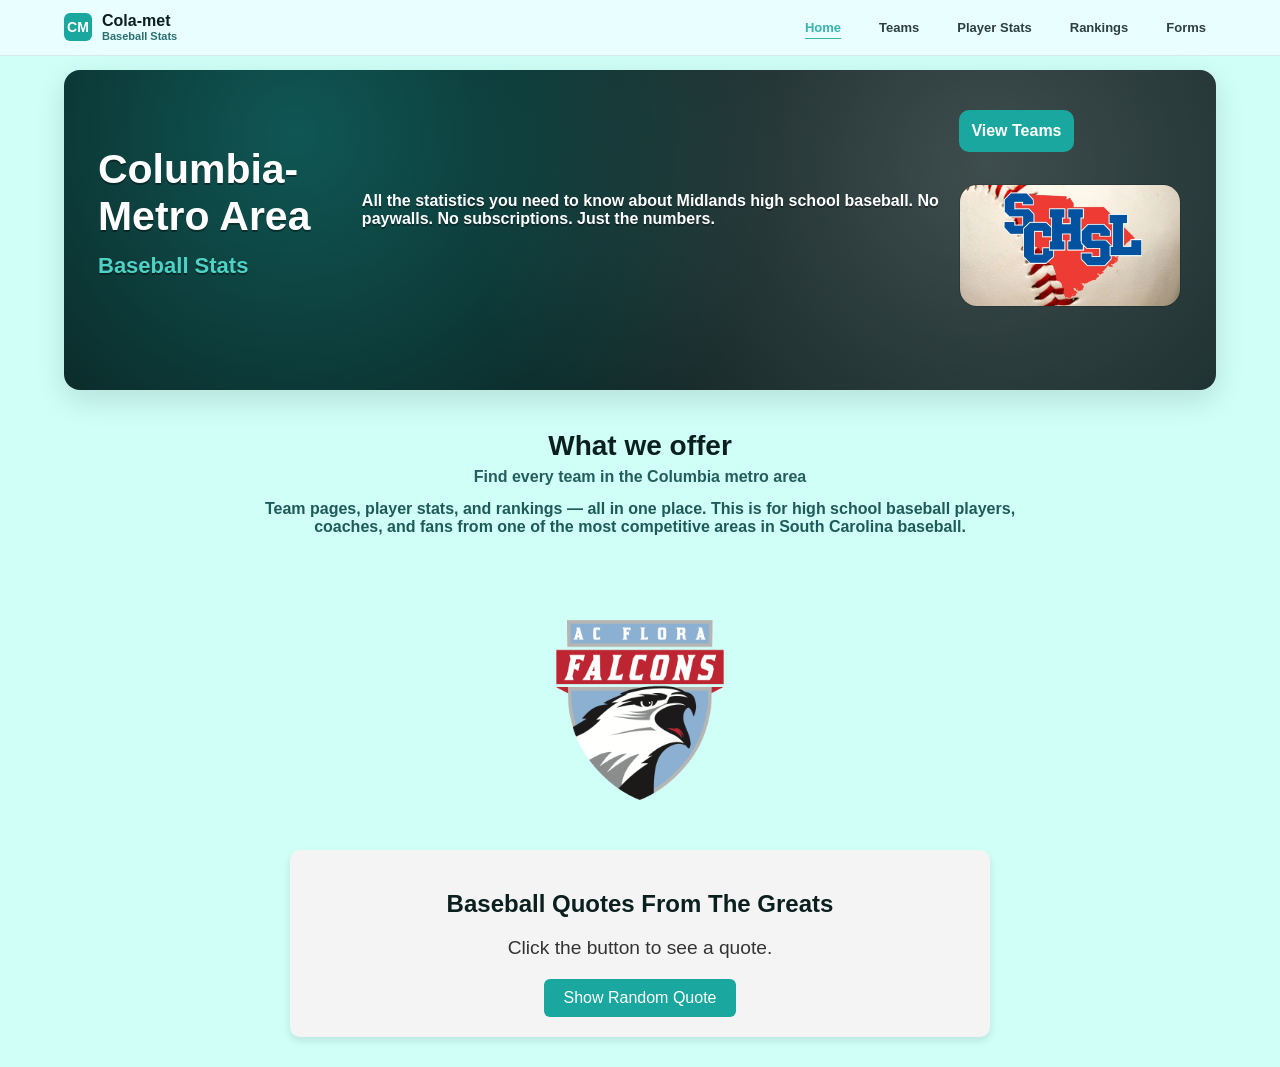
<file: index.html>
<!DOCTYPE html>
<html lang="en">
<head>
  <meta charset="UTF-8" />
  <meta name="viewport" content="width=device-width, initial-scale=1.0"/>
  <title>Cola-met Baseball Stats | Home</title>

  <link rel="stylesheet" href="styles.css">

  <style>
    .hero-inner { padding-top: 40px; }
    .offer-box { margin-top: 14px; }

       /* TEAM LOGO SLIDESHOW */
    .logo-slideshow {
      margin: 30px auto;
      padding: 25px;
      text-align: center;
      background: #1f5a5a6e;
      border-radius: 14px;
      box-shadow: 0 4px 12px rgba(0,0,0,0.12);
      max-width: 850px;
    }

    
    

    .team-logo-box {
      display: flex;
      justify-content: center;
      align-items: center;
      min-height: 180px;
    }

    .team-logo-box img {
      max-width: 180px;
      max-height: 180px;
      object-fit: contain;
      transition: opacity 0.5s ease-in-out;
    }

    .team-logo-name {
      margin-top: 12px;
      font-weight: 700;
      color: #1f5a5a;
    }

    /* MOBILE FIXES */
    @media (max-width: 768px) {
      .nav {
        flex-direction: column;
        align-items: center;
        gap: 10px;
      }

      .navlinks {
        display: flex;
        flex-direction: column;
        width: 100%;
        text-align: center;
      }

      .hero-inner h1 {
        font-size: 1.8rem;
      }

      .hero-inner h2 {
        font-size: 1.4rem;
      }

      .btnrow {
        flex-direction: column;
        gap: 10px;
      }

      .btn {
        width: 100%;
      }
    }
  </style>
</head>

<body>
  <div class="page">
    <!-- Top Navigation -->
    <header class="topbar">
      <div class="container">
        <div class="nav">
          <div class="brand">
            <div class="logo-box">CM</div>
            <div>
              <div class="brand-title">Cola-met</div>
              <div class="brand-sub">Baseball Stats</div>
            </div>
          </div>

          <nav class="navlinks" aria-label="Main navigation">
            <a class="active" href="index.html">Home</a>
            <a href="teams.html">Teams</a>
            <a href="player-stats.html">Player Stats</a>
            <a href="rankings.html">Rankings</a>
            <a href="forms.html">Forms</a>
          </nav>
        </div>
      </div>
    </header>

    <!-- Hero -->
    <main class="container">
      <section class="hero">
        <div class="hero-inner">
          <div class="hero-title">
            <h1>Columbia-Metro Area</h1>
            <h2>Baseball Stats</h2>
          </div>
          <p>
            All the statistics you need to know about Midlands high school baseball.
            No paywalls. No subscriptions. Just the numbers.
          </p>

          <div class="btnrow">
            <a class="btn primary" href="teams.html">View Teams</a>

            <div class="hero-image">
      <img src="images/schsl.webp" alt="Baseball Image">
    </div>


            <!-- INLINE CSS (required) -->
            
          </div>
        </div>
      </section>

      <!-- What we offer -->
      <section id="what-we-offer" class="section offer-box">
        <h3>What we offer</h3>
        <p class="sub">Find every team in the Columbia metro area</p>

        <!-- another inline style example is okay, but you only NEED at least one -->
        <p style="max-width: 820px; margin: 14px auto 0; text-align:center; font-weight:700; color:#1f5a5a;">
          Team pages, player stats, and rankings — all in one place. This is for high school baseball players, coaches, and fans from one of the most competitive areas in South Carolina baseball. 
        </p>
      </section>

      <!-- Team Logo Slideshow -->
      <section class="logo-slider">
    <img id="logoSlide" src="images/acflora2.png" alt="Team Logo">
  </section>
     
      <section class="quote-section">
  <h2>Baseball Quotes From The Greats</h2>
  <p id="quoteDisplay">Click the button to see a quote.</p>
  <button onclick="generateQuote()">Show Random Quote</button>
</section>


<script src="script.js"></script>


    </main>
  </div>
</body>
</html>
</file>
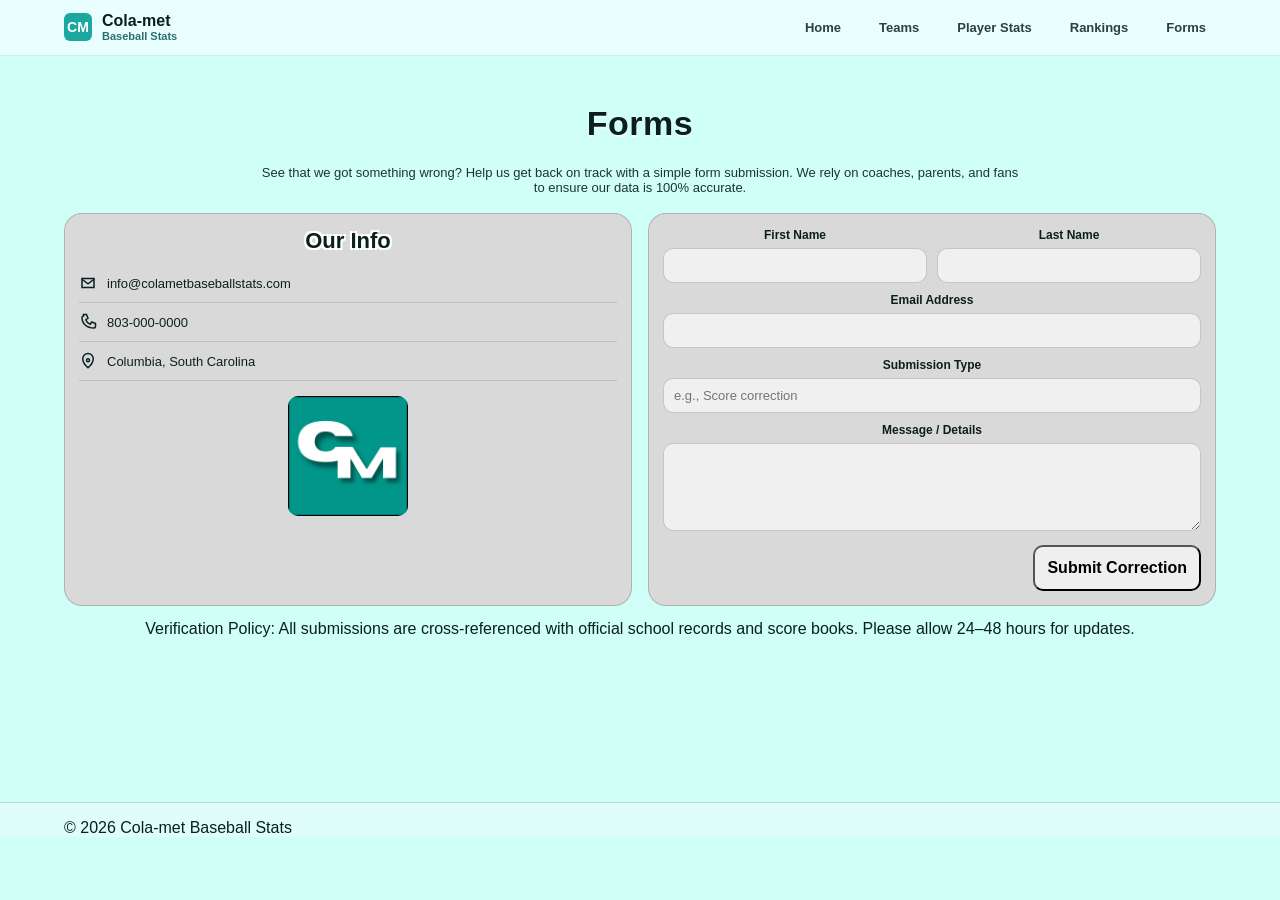
<file: forms.html>
<!DOCTYPE html>
<html lang="en">
<head>
  <meta charset="utf-8">
  <meta name="viewport" content="width=device-width, initial-scale=1">
  <title>Forms | Cola-met Baseball Stats</title>

  <link rel="stylesheet" href="styles.css">

  <!-- Internal CSS (page-specific) -->
  <style>
    /* Make the left title look like your mock */
    .block-title{
      font-size: 22px;
      font-weight: 900;
      margin: 0 0 10px;
      text-shadow:
        -2px -2px 0 #ffffff,
         2px -2px 0 #ffffff,
        -2px  2px 0 #ffffff,
         2px  2px 0 #ffffff;
    }
    /* MOBILE FIXES */
  @media (max-width: 768px) {
    .nav {
      flex-direction: column;
      align-items: center;
      gap: 10px;
    }

    .navlinks {
      display: flex;
      flex-direction: column;
      width: 100%;
      text-align: center;
    }

    .grid {
      display: grid;
      grid-template-columns: 1fr;
      gap: 15px;
    }

    .card {
      width: 100%;
    }

    .page-title h1 {
      font-size: 1.6rem;
      text-align: center;
    }

    .searchbar input {
      width: 100%;
      padding: 10px;
    }
  }
</style>
</head>

<body>
<div class="page">
  <header class="topbar">
    <div class="container">
      <div class="nav">
        <div class="brand">
          <div class="logo-box">CM</div>
          <div>
            <div class="brand-title">Cola-met</div>
            <div class="brand-sub">Baseball Stats</div>
          </div>
        </div>

        <nav class="navlinks" aria-label="Main navigation">
          <a href="index.html">Home</a>
          <a href="teams.html">Teams</a>
          <a href="player-stats.html">Player Stats</a>
          <a href="rankings.html">Rankings</a>
          <a href="forms.html">Forms</a>
        </nav>
      </div>
    </div>
  </header>

  <main class="container">
    <div class="page-title">
      <h1 class="title-outline">Forms</h1>
    </div>
    <p class="subtitle">
      See that we got something wrong? Help us get back on track with a simple form submission.
      We rely on coaches, parents, and fans to ensure our data is 100% accurate.
    </p>

    <section class="two-col">
      <!-- Left: Our Info -->
      <div class="form-card">
        <h2 class="block-title">Our Info</h2>

        <div class="info-row">
          <svg class="icon" viewBox="0 0 24 24" aria-hidden="true">
            <path d="M4 6h16v12H4z" fill="none" stroke="currentColor" stroke-width="2"/>
            <path d="M4 7l8 6 8-6" fill="none" stroke="currentColor" stroke-width="2"/>
          </svg>
          <span>info@colametbaseballstats.com</span>
        </div>

        <div class="info-row">
          <svg class="icon" viewBox="0 0 24 24" aria-hidden="true">
            <path d="M6 2h4l2 5-3 2c1 3 3 5 6 6l2-3 5 2v4c0 1-1 2-2 2C10 20 4 14 4 6c0-1 1-2 2-2z"
              fill="none" stroke="currentColor" stroke-width="2"/>
          </svg>
          <span>803-000-0000</span>
        </div>

        <div class="info-row">
          <svg class="icon" viewBox="0 0 24 24" aria-hidden="true">
            <path d="M12 21s7-6 7-12a7 7 0 10-14 0c0 6 7 12 7 12z"
              fill="none" stroke="currentColor" stroke-width="2"/>
            <path d="M12 9a2 2 0 110 4 2 2 0 010-4z"
              fill="none" stroke="currentColor" stroke-width="2"/>
          </svg>
          <span>Columbia, South Carolina</span>
        </div>
        <div class="form-logo">
  <img src="images/logo.png" alt="Baseball Logo">
      </div>
     </div>

      <!-- Right: Form -->
      <div class="form-card">
        <div id="confirmationMessage" style="
  display: none;
  background: #d4edda;
  color: #155724;
  padding: 15px;
  border-radius: 8px;
  text-align: center;
  margin-bottom: 15px;
  font-weight: bold;
">
  ✅ Your submission was successful!
</div>
        <form onsubmit="showConfirmation(event)">
          <div class="form-grid">
            <div>
              <label for="firstName">First Name</label>
              <input id="firstName" name="firstName" type="text" autocomplete="given-name">
            </div>

            <div>
              <label for="lastName">Last Name</label>
              <input id="lastName" name="lastName" type="text" autocomplete="family-name">
            </div>
          </div>

          <div style="margin-top: 10px;">
            <label for="email">Email Address</label>
            <input id="email" name="email" type="email" autocomplete="email">
          </div>

          <div style="margin-top: 10px;">
            <label for="submissionType">Submission Type</label>
            <input id="submissionType" name="submissionType" type="text" placeholder="e.g., Score correction">
          </div>

          <div style="margin-top: 10px;">
            <label for="message">Message / Details</label>
            <textarea id="message" name="message"></textarea>
          </div>

          <div class="form-actions">
            <button class="btn" type="submit">Submit Correction</button>
          </div>
        </form>
      </div>
    </section>

    <p class="small" style="text-align:center; margin-top: 14px;">
      Verification Policy: All submissions are cross-referenced with official school records and score books.
      Please allow 24–48 hours for updates.
    </p>
  </main>

  <footer>
    <div class="container">
      <p class="small">© 2026 Cola-met Baseball Stats</p>
    </div>
  </footer>

  <script>
  function showConfirmation(event) {
    event.preventDefault();

    document.getElementById("confirmationMessage").style.display = "block";

    event.target.reset();
  }
</script>
</body>
</html>
</file>
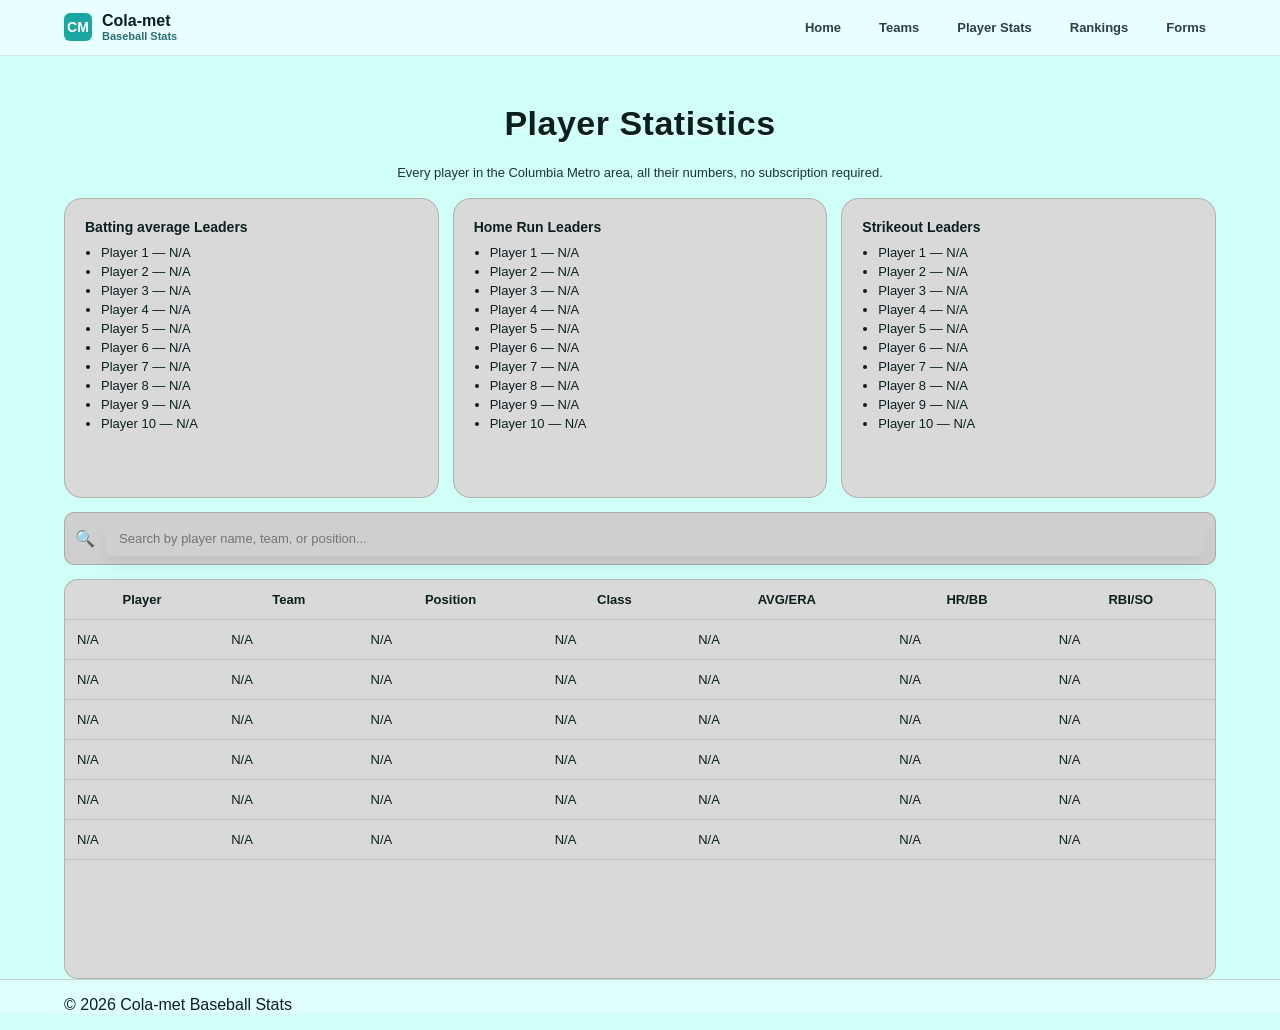
<file: player-stats.html>
<!DOCTYPE html>
<html lang="en">
<head>
  <meta charset="utf-8">
  <meta name="viewport" content="width=device-width, initial-scale=1">
  <title>Player Stats | Cola-met Baseball Stats</title>

  <link rel="stylesheet" href="styles.css">

  <!-- Internal CSS (page-specific) -->
  <style>
    /* Make the leaderboards slightly tighter on this page */
    .leaderboards li { margin: 4px 0; }

    /* MOBILE FIXES */
  @media (max-width: 768px) {
    .nav {
      flex-direction: column;
      align-items: center;
      gap: 10px;
    }

    .navlinks {
      display: flex;
      flex-direction: column;
      width: 100%;
      text-align: center;
    }

    .grid {
      display: grid;
      grid-template-columns: 1fr;
      gap: 15px;
    }

    .card {
      width: 100%;
    }

    .page-title h1 {
      font-size: 1.6rem;
      text-align: center;
    }

    .searchbar input {
      width: 100%;
      padding: 10px;
    }
  }
</style>
</head>

<body>
  <div class="page">
  <header class="topbar">
    <div class="container">
      <div class="nav">
        <div class="brand">
          <div class="logo-box">CM</div>
          <div>
            <div class="brand-title">Cola-met</div>
            <div class="brand-sub">Baseball Stats</div>
          </div>
        </div>

        <nav class="navlinks" aria-label="Main navigation">
          <a href="index.html">Home</a>
          <a href="teams.html">Teams</a>
          <a href="player-stats.html">Player Stats</a>
          <a href="rankings.html">Rankings</a>
          <a href="forms.html">Forms</a>
        </nav>
      </div>
    </div>
  </header>

  <main class="container">
    <div class="page-title">
      <h1 class="title-outline">Player Statistics</h1>
    </div>
    <p class="subtitle">
      Every player in the Columbia Metro area, all their numbers, no subscription required.
    </p>

    <section class="leaderboards">
      <div class="panel">
        <p class="panel-title">Batting average Leaders</p>
        <ul>
          <li>Player 1 — N/A</li>
          <li>Player 2 — N/A</li>
          <li>Player 3 — N/A</li>
          <li>Player 4 — N/A</li>
          <li>Player 5 — N/A</li>
          <li>Player 6 — N/A</li>
          <li>Player 7 — N/A</li>
          <li>Player 8 — N/A</li>
          <li>Player 9 — N/A</li>
          <li>Player 10 — N/A</li>
        </ul>
      </div>

      <div class="panel">
        <p class="panel-title">Home Run Leaders</p>
        <ul>
          <li>Player 1 — N/A</li>
          <li>Player 2 — N/A</li>
          <li>Player 3 — N/A</li>
          <li>Player 4 — N/A</li>
          <li>Player 5 — N/A</li>
          <li>Player 6 — N/A</li>
          <li>Player 7 — N/A</li>
          <li>Player 8 — N/A</li>
          <li>Player 9 — N/A</li>
          <li>Player 10 — N/A</li>
        </ul>
      </div>

      <div class="panel">
        <p class="panel-title">Strikeout Leaders</p>
        <ul>
          <li>Player 1 — N/A</li>
          <li>Player 2 — N/A</li>
          <li>Player 3 — N/A</li>
          <li>Player 4 — N/A</li>
          <li>Player 5 — N/A</li>
          <li>Player 6 — N/A</li>
          <li>Player 7 — N/A</li>
          <li>Player 8 — N/A</li>
          <li>Player 9 — N/A</li>
          <li>Player 10 — N/A</li>
        </ul>
      </div>
    </section>

    <div class="searchbar" aria-label="Search players">
      <span aria-hidden="true">🔍</span>
      <input type="search" placeholder="Search by player name, team, or position...">
    </div>

    <section class="table-wrap" aria-label="Player stats table">
      <table class="table">
        <thead>
          <tr>
            <th>Player</th>
            <th>Team</th>
            <th>Position</th>
            <th>Class</th>
            <th>AVG/ERA</th>
            <th>HR/BB</th>
            <th>RBI/SO</th>
          </tr>
        </thead>
        <tbody>
  <tr>
    <td>N/A</td><td>N/A</td><td>N/A</td><td>N/A</td><td>N/A</td><td>N/A</td><td>N/A</td>
  </tr>
  <tr>
    <td>N/A</td><td>N/A</td><td>N/A</td><td>N/A</td><td>N/A</td><td>N/A</td><td>N/A</td>
  </tr>
  <tr>
    <td>N/A</td><td>N/A</td><td>N/A</td><td>N/A</td><td>N/A</td><td>N/A</td><td>N/A</td>
  </tr>
  <tr>
    <td>N/A</td><td>N/A</td><td>N/A</td><td>N/A</td><td>N/A</td><td>N/A</td><td>N/A</td>
  </tr>
  <tr>
    <td>N/A</td><td>N/A</td><td>N/A</td><td>N/A</td><td>N/A</td><td>N/A</td><td>N/A</td>
  </tr>
  <tr>
    <td>N/A</td><td>N/A</td><td>N/A</td><td>N/A</td><td>N/A</td><td>N/A</td><td>N/A</td>
  </tr>
</tbody>
      </table>
    </section>
  </main>

  <footer>
    <div class="container">
      <p class="small">© 2026 Cola-met Baseball Stats</p>
    </div>
  </footer>
</body>
</html>
</file>
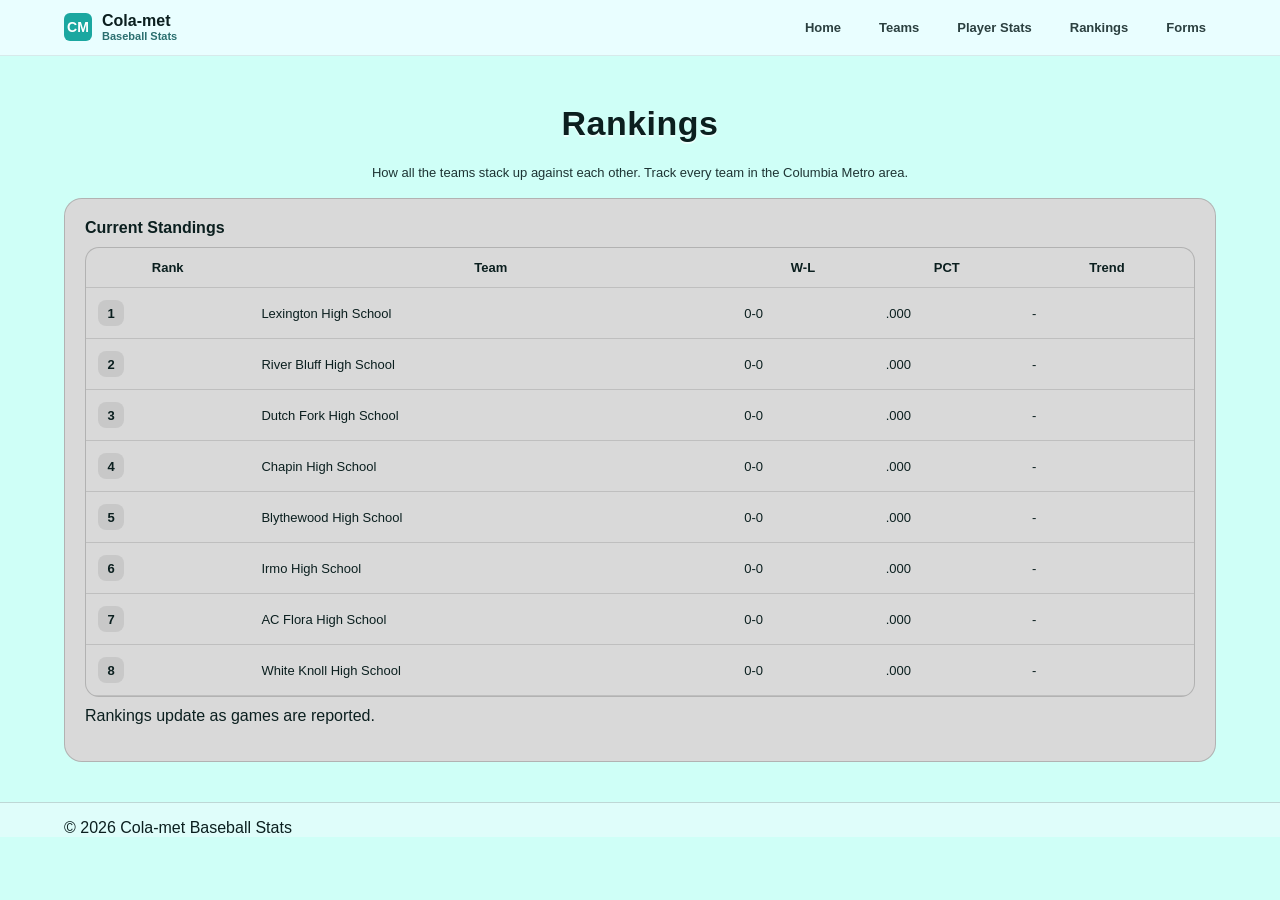
<file: rankings.html>
<!DOCTYPE html>
<html lang="en">
<head>
  <meta charset="utf-8">
  <meta name="viewport" content="width=device-width, initial-scale=1">
  <title>Rankings | Cola-met Baseball Stats</title>

  <link rel="stylesheet" href="styles.css">

  <!-- Internal CSS (page-specific) -->
  <style>
    .standings-title { font-weight: 900; margin: 0 0 10px; }

    /* MOBILE FIXES */
  @media (max-width: 768px) {
    .nav {
      flex-direction: column;
      align-items: center;
      gap: 10px;
    }

    .navlinks {
      display: flex;
      flex-direction: column;
      width: 100%;
      text-align: center;
    }

    .grid {
      display: grid;
      grid-template-columns: 1fr;
      gap: 15px;
    }

    .card {
      width: 100%;
    }

    .page-title h1 {
      font-size: 1.6rem;
      text-align: center;
    }

    .searchbar input {
      width: 100%;
      padding: 10px;
    }
  }
</style>
</head>

<body>
<div class="page">
  <header class="topbar">
    <div class="container">
      <div class="nav">
        <div class="brand">
          <div class="logo-box">CM</div>
          <div>
            <div class="brand-title">Cola-met</div>
            <div class="brand-sub">Baseball Stats</div>
          </div>
        </div>

        <nav class="navlinks" aria-label="Main navigation">
          <a href="index.html">Home</a>
          <a href="teams.html">Teams</a>
          <a href="player-stats.html">Player Stats</a>
          <a href="rankings.html">Rankings</a>
          <a href="forms.html">Forms</a>
        </nav>
      </div>
    </div>
  </header>

  <main class="container">
    <div class="page-title">
      <h1 class="title-outline">Rankings</h1>
    </div>
    <p class="subtitle">
      How all the teams stack up against each other. Track every team in the Columbia Metro area.
    </p>

    <section class="panel">
      <p class="standings-title">Current Standings</p>

      <div class="table-wrap">
        <table class="table">
          <thead>
            <tr>
              <th>Rank</th>
              <th>Team</th>
              <th>W-L</th>
              <th>PCT</th>
              <th>Trend</th>
            </tr>
          </thead>
          <tbody>
  <tr>
    <td><span class="badge-rank">1</span></td>
    <td>Lexington High School</td>
    <td>0-0</td>
    <td>.000</td>
    <td>-</td>
  </tr>

  <tr>
    <td><span class="badge-rank">2</span></td>
    <td>River Bluff High School</td>
    <td>0-0</td>
    <td>.000</td>
    <td>-</td>
  </tr>

  <tr>
    <td><span class="badge-rank">3</span></td>
    <td>Dutch Fork High School</td>
    <td>0-0</td>
    <td>.000</td>
    <td>-</td>
  </tr>

  <tr>
    <td><span class="badge-rank">4</span></td>
    <td>Chapin High School</td>
    <td>0-0</td>
    <td>.000</td>
    <td>-</td>
  </tr>

  <tr>
    <td><span class="badge-rank">5</span></td>
    <td>Blythewood High School</td>
    <td>0-0</td>
    <td>.000</td>
    <td>-</td>
  </tr>

  <tr>
    <td><span class="badge-rank">6</span></td>
    <td>Irmo High School</td>
    <td>0-0</td>
    <td>.000</td>
    <td>-</td>
  </tr>

  <tr>
    <td><span class="badge-rank">7</span></td>
    <td>AC Flora High School</td>
    <td>0-0</td>
    <td>.000</td>
    <td>-</td>
  </tr>

  <tr>
    <td><span class="badge-rank">8</span></td>
    <td>White Knoll High School</td>
    <td>0-0</td>
    <td>.000</td>
    <td>-</td>
  </tr>
</tbody>
        </table>
      </div>

      <!-- Inline CSS example -->
      <p class="small" style="margin-top: 10px;">
        Rankings update as games are reported.
      </p>
    </section>
  </main>

  <footer>
    <div class="container">
      <p class="small">© 2026 Cola-met Baseball Stats</p>
    </div>
  </footer>
</body>
</html>
</file>
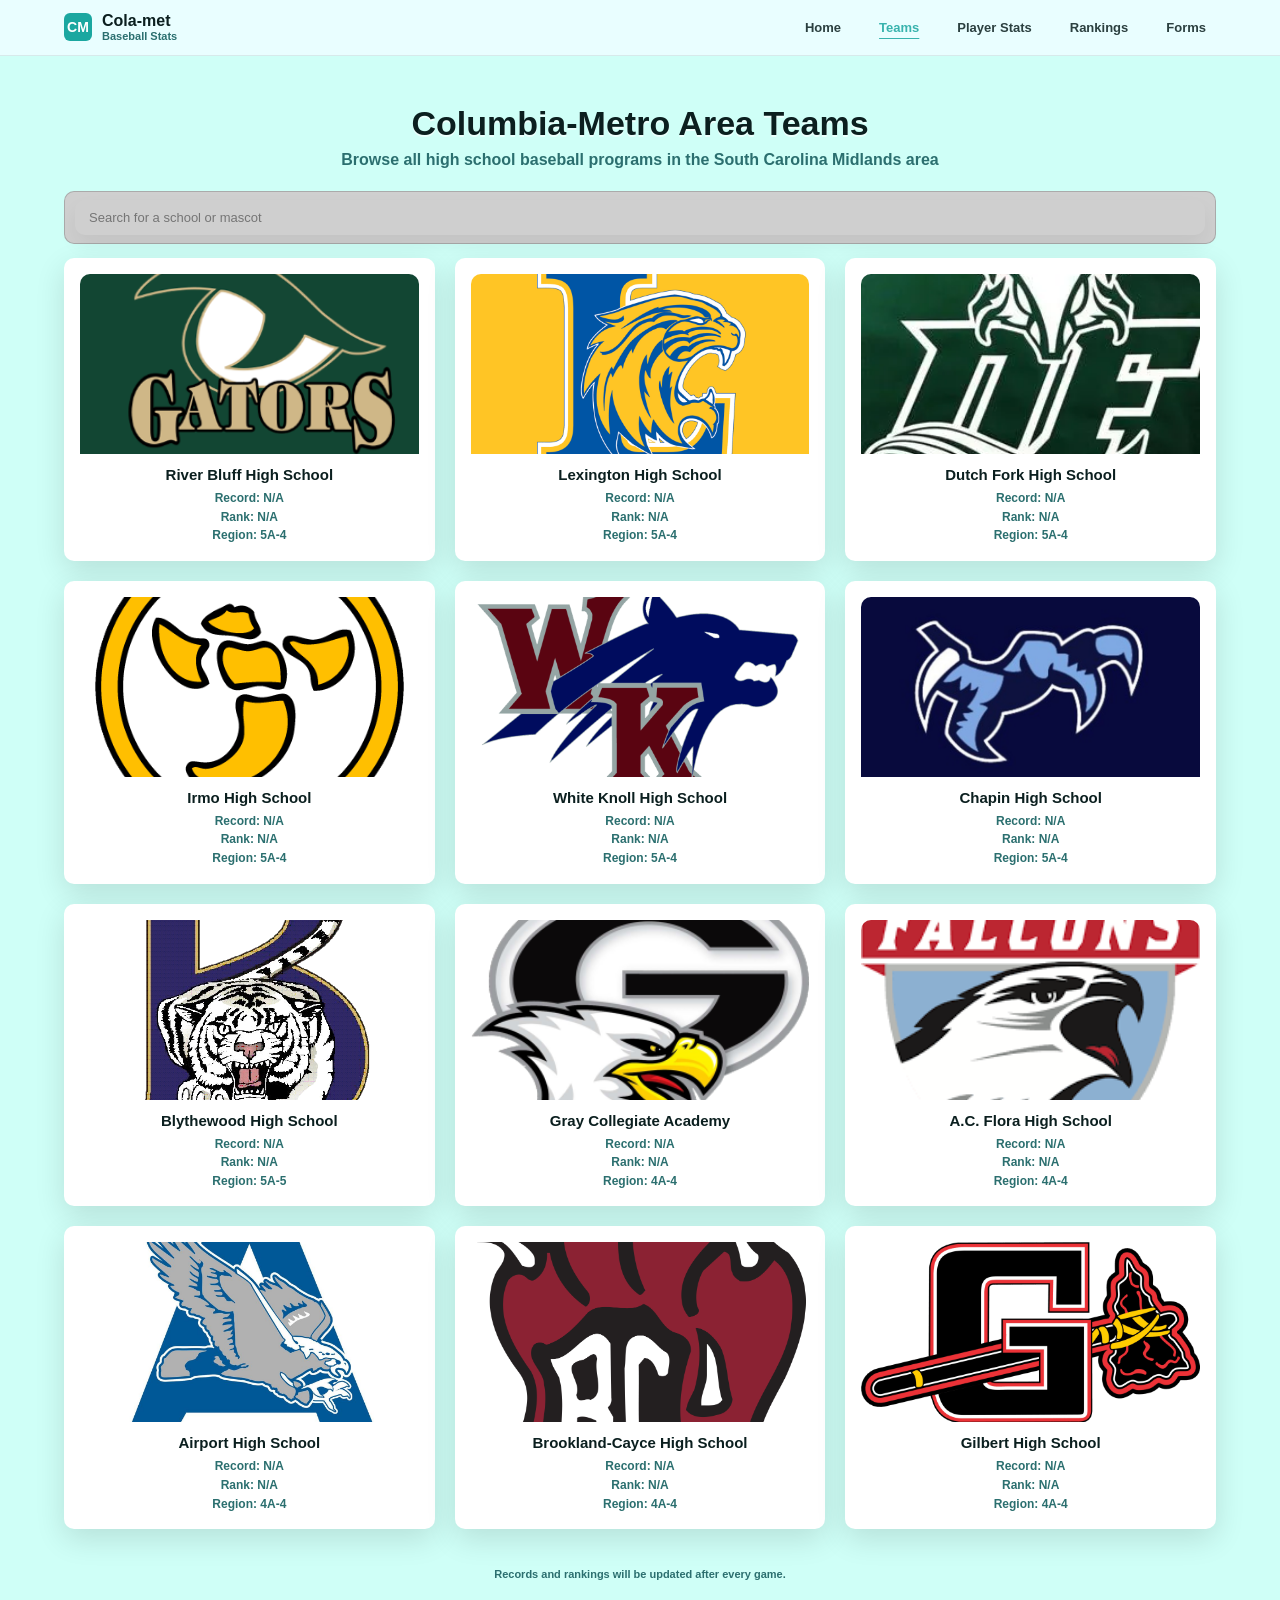
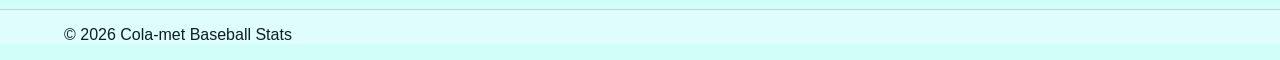
<file: teams.html>
<!DOCTYPE html>
<html lang="en">
<head>
  <meta charset="UTF-8" />
  <meta name="viewport" content="width=device-width, initial-scale=1.0"/>
  <title>Cola-met Baseball Stats | Teams</title>

  <!-- EXTERNAL CSS -->
  <link rel="stylesheet" href="styles.css">

  <!-- INTERNAL CSS (required) -->
  <style>
  .page-title h1 { color: #0b1f1f; }

  /* MOBILE FIXES */
  @media (max-width: 768px) {
    .nav {
      flex-direction: column;
      align-items: center;
      gap: 10px;
    }

    .navlinks {
      display: flex;
      flex-direction: column;
      width: 100%;
      text-align: center;
    }

    .grid {
      display: grid;
      grid-template-columns: 1fr;
      gap: 15px;
    }

    .card {
      width: 100%;
    }

    .page-title h1 {
      font-size: 1.6rem;
      text-align: center;
    }

    .searchbar input {
      width: 100%;
      padding: 10px;
    }
  }
</style>
</head>

<body>
  <div class="page">
    <header class="topbar">
      <div class="container">
        <div class="nav">
          <div class="brand">
            <div class="logo-box">CM</div>
            <div>
              <div class="brand-title">Cola-met</div>
              <div class="brand-sub">Baseball Stats</div>
            </div>
          </div>

          <nav class="navlinks" aria-label="Main navigation">
            <a href="index.html">Home</a>
            <a class="active" href="teams.html">Teams</a>
            <a href="player-stats.html">Player Stats</a>
            <a href="rankings.html">Rankings</a>
            <a href="forms.html">Forms</a>
          </nav>
        </div>
      </div>
    </header>

    <main class="container">
      <section class="page-title">
        <h1>Columbia-Metro Area Teams</h1>
        <p>Browse all high school baseball programs in the South Carolina Midlands area</p>
      </section>

      <div class="searchbar">
        <input type="text" placeholder="Search for a school or mascot" aria-label="Search teams">
      </div>

      <section class="grid" aria-label="Team cards">
        <article class="card">
          <img src="images/riverbluff.png" alt="River Bluff High School Baseball" class="team-img">
           
          <h4>River Bluff High School</h4>
          <p class="meta">
            Record: N/A<br>
            Rank: N/A<br>
            Region: 5A-4
          </p>
        </article>

        <article class="card">
          <img src="images/Lexington.webp" alt="Lexington High School Baseball" class="team-img">
          
          <h4>Lexington High School</h4>
          <p class="meta">
            Record: N/A<br>
            Rank: N/A<br>
            Region: 5A-4
          </p>
        </article>

        <article class="card">
          <img src="images/dutchfork.webp" alt="Dutch Fork High School Baseball" class="team-img">
          
          <h4>Dutch Fork High School</h4>
          <p class="meta">
            Record: N/A<br>
            Rank: N/A<br>
            Region: 5A-4
          </p>
        </article>

        <article class="card">
          <img src="images/IHS_Sting_Logo_2.png" alt="Irmo High School Baseball" class="team-img">
          
          <h4>Irmo High School</h4>
          <p class="meta">
            Record: N/A<br>
            Rank: N/A<br>
            Region: 5A-4
          </p>
        </article>

        <article class="card">
          <img src="images/WKHS.webp" alt="White Knoll High School Baseball" class="team-img">
          
          <h4>White Knoll High School</h4>
          <p class="meta">
            Record: N/A<br>
            Rank: N/A<br>
            Region: 5A-4
          </p>
        </article>

        <article class="card">
          <img src="images/chapin.jpg" alt="Chapin High School Baseball" class="team-img">
          
          <h4>Chapin High School</h4>
          <p class="meta">
            Record: N/A<br>
            Rank: N/A<br>
            Region: 5A-4
          </p>
        </article>

        <article class="card">
          <img src="images/blythwood.png" alt="Blythewood High School Baseball" class="team-img">
          
          <h4>Blythewood High School</h4>
          <p class="meta">
            Record: N/A<br>
            Rank: N/A<br>
            Region: 5A-5
          </p>
        </article>

        <article class="card">
          <img src="images/gray.png" alt="Gray Collegiate Academy Baseball" class="team-img">
          
          <h4>Gray Collegiate Academy</h4>
          <p class="meta">
            Record: N/A<br>
            Rank: N/A<br>
            Region: 4A-4
          </p>
        </article>

        <article class="card">
          <img src="images/acflora.png" alt="A.C. Flora High School Baseball" class="team-img">
          
          <h4>A.C. Flora High School</h4>
          <p class="meta">
            Record: N/A<br>
            Rank: N/A<br>
            Region: 4A-4
          </p>
        </article>

        <article class="card">
          <img src="images/airport.jpeg" alt="Airport High School Baseball" class="team-img">
          
          <h4>Airport High School</h4>
          <p class="meta">
            Record: N/A<br>
            Rank: N/A<br>
            Region: 4A-4
          </p>
        </article>

        <article class="card">
          <img src="images/bc.png" alt="Brookland-Cayce High School Baseball" class="team-img">
          
          <h4>Brookland-Cayce High School</h4>
          <p class="meta">
            Record: N/A<br>
            Rank: N/A<br>
            Region: 4A-4
          </p>
        </article>

        <article class="card">
          <img src="images/gilbert.png" alt="Gilbert High School Baseball" class="team-img">
          
          <h4>Gilbert High School</h4>
          <p class="meta">
            Record: N/A<br>
            Rank: N/A<br>
            Region: 4A-4
          </p>
        </article>
      </section>

      <p class="footer-note">
        Records and rankings will be updated after every game.
      </p>
    </main>
  </div>
</body>
  <footer>
    <div class="container">
      <p class="small">© 2026 Cola-met Baseball Stats</p>
    </div>
  </footer>
</html>
</file>
<file: styles.css>
/* styles.css (EXTERNAL CSS) */
:root{
  --mint: #d9f7f6;
  --teal: #1aa7a0;
  --dark: #0f2a2a;
  --card: #ffffff;
  --shadow: 0 10px 30px rgba(0,0,0,.12);
  --radius: 16px;
  --max: 1080px;
  --text: #0a1f1f;
}

*{ box-sizing:border-box; }
body{
  margin:0;
  font-family: Arial, Helvetica, sans-serif;
  color: var(--text);
  background:#222; 
}

/* Page “canvas” */
.page{
  background: var(--mint);
  min-height: 100vh;
}

.container{
  width: min(var(--max), calc(100% - 40px));
  margin: 0 auto;
}

/* Top nav */
.topbar{
  background: #e9feff;
  border-bottom: 1px solid rgba(0,0,0,.08);
}

.nav{
  display:flex;
  align-items:center;
  justify-content:space-between;
  gap:16px;
  padding: 10px 0;
}

.brand{
  display:flex;
  align-items:center;
  gap:10px;
}

.logo-box{
  width:28px;
  height:28px;
  border-radius: 6px;
  background: var(--teal);
  display:grid;
  place-items:center;
  color:white;
  font-weight:bold;
  font-size:14px;
}

.brand-title{
  line-height:1.05;
  font-weight: 800;
}

.brand-sub{
  font-size: 11px;
  font-weight: 700;
  color: #2a6f6f;
}

.navlinks{
  display:flex;
  gap:18px;
  flex-wrap:wrap;
  align-items:center;
}

.navlinks a{
  text-decoration:none;
  font-weight:700;
  color:#0b1f1f;
  font-size: 13px;
  padding: 6px 8px;
  border-radius: 8px;
}

.navlinks a:hover{
  background: rgba(26,167,160,.14);
}

.navlinks a.active{
  color: var(--teal);
  text-decoration: underline;
}

/* Hero */
.hero{
  margin-top: 14px;
  border-radius: var(--radius);
  overflow:hidden;
  box-shadow: var(--shadow);
  position:relative;
  min-height: 320px;
  background: linear-gradient(120deg, rgba(0,0,0,.35), rgba(0,0,0,.25)),
              radial-gradient(circle at 20% 20%, rgba(26,167,160,.7), transparent 50%),
              radial-gradient(circle at 80% 30%, rgba(255,255,255,.3), transparent 55%),
              #0e2a2a;
}

.hero-inner{
  padding: 34px;
  color: white;
}

.hero h1{
  margin: 0 0 8px 0;
  font-size: clamp(28px, 3.2vw, 44px);
  text-shadow: 0 2px 0 rgba(0,0,0,.35);
}

.hero h2{
  margin: 0 0 12px 0;
  font-size: clamp(16px, 2vw, 22px);
  color: #7ff0e9;
  font-weight: 800;
  text-shadow: 0 2px 0 rgba(0,0,0,.35);
}

.hero p{
  max-width: 640px;
  margin: 0 0 18px 0;
  font-weight: 700;
  text-shadow: 0 2px 0 rgba(0,0,0,.35);
}

.btnrow{ display:flex; gap:12px; flex-wrap:wrap; }

.btn{
  display:inline-block;
  padding: 10px 16px;
  border-radius: 999px;
  font-weight: 800;
  text-decoration:none;
  font-size: 13px;
}

.btn.primary{
  background: var(--teal);
  color:white;
}

.btn.secondary{
  background: rgba(255,255,255,.2);
  color:white;
  border: 1px solid rgba(255,255,255,.35);
}

.section{
  padding: 26px 0 34px;
}

.section h3{
  margin: 0;
  font-size: 28px;
  text-align:center;
  font-weight: 900;
}

.section p.sub{
  margin: 6px 0 0;
  text-align:center;
  font-weight: 700;
  color:#245d5d;
}

/* Teams page */
.page-title{
  text-align:center;
  padding: 18px 0 8px;
}

.page-title h1{
  margin: 4px 0 8px;
  font-size: 34px;
  font-weight: 900;
  text-shadow: 0 2px 0 rgba(255,255,255,.6);
}

.page-title p{
  margin:0;
  font-weight:700;
  color:#2b6f6f;
}

.searchbar{
  display:flex;
  justify-content:center;
  margin: 12px 0 18px;
}

.searchbar input{
  width: min(560px, 100%);
  padding: 10px 14px;
  border-radius: 10px;
  border: 1px solid rgba(0,0,0,.15);
  outline:none;
  box-shadow: 0 10px 20px rgba(0,0,0,.06);
}

.grid{
  display:grid;
  grid-template-columns: repeat(3, 1fr);
  gap: 18px;
  padding-bottom: 28px;
}

.card{
  background: var(--card);
  border-radius: var(--radius);
  box-shadow: var(--shadow);
  padding: 16px;
  text-align:center;
  overflow: hidden;
  border-radius: 10px;
}

.badge{
  width: 96px;
  height: 96px;
  margin: 0 auto 10px;
  border-radius: 14px;
  display:grid;
  place-items:center;
  font-weight: 900;
  color:white;
  font-size: 26px;
}

.card h4{
  margin: 8px 0 6px;
  font-size: 15px;
  font-weight: 900;
}

.meta{
  margin: 0;
  font-size: 12px;
  font-weight: 800;
  color:#2b6f6f;
  line-height:1.55;
}

.footer-note{
  text-align:center;
  font-size: 11px;
  color:#2b6f6f;
  padding-bottom: 18px;
  font-weight:700;
}

/* Responsive */
@media (max-width: 900px){
  .grid{ grid-template-columns: 1fr; }
  .hero-inner{ padding: 22px; }
}
:root{
  --mint:#cffff7;
  --nav:#dffdfa;
  --panel:#d9d9d9;
  --panel2:#cfcfcf;
  --dark:#0b1f1f;
}

body{
  background: var(--mint);
  color: var(--dark);
}

header{
  background: var(--nav);
  border-bottom: 1px solid rgba(0,0,0,0.15);
}

.nav a{
  color: #0b1f1f;
  opacity: 0.85;
}

.nav a:hover{ opacity: 1; }

.nav a.active{
  font-weight: 800;
  text-decoration: underline;
  text-underline-offset: 6px;
}

.brand-badge{
  background: #0b7d7d;
  border-radius: 8px;
}

.brand{
  gap: 10px;
}

.brand small{
  display:block;
  font-weight: 700;
  font-size: 11px;
  opacity: .9;
}

.page-title{
  text-align:center;
  margin: 26px 0 6px;
}

/* Title with outline-ish look (valid CSS via text-shadow) */
.title-outline{
  font-size: 40px;
  margin: 0;
  font-weight: 900;
  letter-spacing: 0.5px;
  text-shadow:
    -2px -2px 0 #ffffff,
     2px -2px 0 #ffffff,
    -2px  2px 0 #ffffff,
     2px  2px 0 #ffffff,
     0px  3px 0 rgba(0,0,0,0.15);
}

.subtitle{
  text-align:center;
  margin: 6px auto 18px;
  max-width: 760px;
  font-size: 13px;
  opacity: 0.9;
}

.panel{
  background: var(--panel);
  border: 1px solid rgba(0,0,0,0.18);
  border-radius: 18px;
  padding: 14px;
}

.panel-title{
  font-size: 14px;
  font-weight: 900;
  margin: 0 0 10px;
}

.leaderboards{
  display:grid;
  grid-template-columns: repeat(3, 1fr);
  gap: 14px;
  margin-top: 6px;
}

.leaderboards ul{
  margin: 0;
  padding-left: 16px;
  font-size: 13px;
}

.searchbar{
  margin: 14px 0;
  display:flex;
  align-items:center;
  gap: 10px;
  background: var(--panel2);
  border: 1px solid rgba(0,0,0,0.18);
  border-radius: 10px;
  padding: 8px 10px;
}

.searchbar input{
  width: 100%;
  border: 0;
  background: transparent;
  outline: none;
  font-size: 13px;
}

.table-wrap{
  background: var(--panel);
  border: 1px solid rgba(0,0,0,0.18);
  border-radius: 14px;
  overflow:hidden;
}

.table{
  width:100%;
  border-collapse: collapse;
  background: transparent;
}

.table th, .table td{
  padding: 10px 12px;
  border-bottom: 1px solid rgba(0,0,0,0.12);
  font-size: 13px;
}

.table th{
  font-weight: 900;
}

.badge-rank{
  display:inline-flex;
  align-items:center;
  justify-content:center;
  width: 26px;
  height: 26px;
  border-radius: 8px;
  background: rgba(0,0,0,0.08);
  font-weight: 900;
}

.two-col{
  display:grid;
  grid-template-columns: 1fr 1fr;
  gap: 16px;
}

.info-row{
  display:flex;
  align-items:center;
  gap: 10px;
  padding: 10px 0;
  border-bottom: 1px solid rgba(0,0,0,0.12);
  font-size: 13px;
}

.info-row:last-child{ border-bottom: 0; }

.icon{
  width: 18px;
  height: 18px;
  flex: 0 0 18px;
}

.form-card{
  background: var(--panel);
  border: 1px solid rgba(0,0,0,0.18);
  border-radius: 18px;
  padding: 14px;
}

.form-grid{
  display:grid;
  grid-template-columns: 1fr 1fr;
  gap: 10px;
}

label{
  display:block;
  font-size: 12px;
  font-weight: 800;
  margin-bottom: 6px;
}

input, textarea{
  width:100%;
  border: 1px solid rgba(0,0,0,0.18);
  border-radius: 10px;
  padding: 9px 10px;
  font-size: 13px;
  background: rgba(255,255,255,0.6);
}

textarea{
  min-height: 88px;
  resize: vertical;
}

.form-actions{
  display:flex;
  justify-content:flex-end;
  margin-top: 10px;
}

.btn{
  border-radius: 10px;
  padding: 10px 14px;
}

footer{
  background: var(--nav);
  border-top: 1px solid rgba(0,0,0,0.15);
}

@media (max-width: 900px){
  .leaderboards{ grid-template-columns: 1fr; }
  .two-col{ grid-template-columns: 1fr; }
}
.hero-image{
  margin: 20px 0;
  border-radius: 18px;
  overflow: hidden;
  border: 1px solid rgba(0,0,0,0.15);
}

.hero-image img{
  width: 100%;
  height: auto;
  display: block;
}
.home-links{
  display:grid;
  grid-template-columns: repeat(3, 1fr);
  gap: 16px;
  margin: 20px 0;
}

.home-card{
  background: #d9d9d9;
  border-radius: 18px;
  padding: 18px;
  text-decoration: none;
  color: #0b1f1f;
  border: 1px solid rgba(0,0,0,0.15);
  transition: transform 0.2s ease;
}

.home-card:hover{
  transform: translateY(-4px);
}

.home-card h2{
  margin-top: 0;
}

@media (max-width: 900px){
  .home-links{
    grid-template-columns: 1fr;
  }
}
/* GLOBAL MOBILE IMPROVEMENTS */

* {
  box-sizing: border-box;
}

html, body {
  margin: 0;
  padding: 0;
  overflow-x: hidden;
}

/* Responsive images */
img {
  max-width: 100%;
  height: auto;
}

/* Container scaling */
.container {
  width: 90%;
  max-width: 1200px;
  margin: 0 auto;
}

/* Navigation spacing */
.navlinks a {
  padding: 10px;
  display: block;
}

/* Buttons easier to tap */
.btn {
  padding: 12px;
  font-size: 1rem;
}

/* Grid for desktop */
.grid {
  display: grid;
  grid-template-columns: repeat(3, 1fr);
  gap: 20px;
}

/* Tablet */
@media (max-width: 992px) {
  .grid {
    grid-template-columns: repeat(2, 1fr);
  }
}

/* Phone */
@media (max-width: 768px) {
  .grid {
    grid-template-columns: 1fr;
  }
}
.quote-section {
  width: 80%;
  max-width: 700px;
  margin: 30px auto;
  padding: 20px;
  text-align: center;
  background-color: #f4f4f4;
  border-radius: 10px;
  box-shadow: 0 4px 8px rgba(0,0,0,0.1);
}

.quote-section h2 {
  margin-bottom: 15px;
}

#quoteDisplay {
  font-size: 1.2rem;
  margin-bottom: 20px;
  color: #333;
}

.quote-section button {
  padding: 10px 20px;
  font-size: 1rem;
  border: none;
  background-color: #1aa7a0;
  color: white;
  border-radius: 6px;
  cursor: pointer;
}

.quote-section button:hover {
  background-color: #153ea3;
}
.team-img {
  width: 100%;
  height: 180px;
  object-fit: cover;
  border-radius: 10px 10px 0 0;
}

.logo-slider {
  display: flex;
  justify-content: center;
  align-items: center;
  margin: 40px 0;
  height: 200px;
}

.logo-slider img {
  max-height: 180px;
  max-width: 300px;
  object-fit: contain;
  background: transparent;
  transition: opacity 0.5s ease-in-out;
}
.panel {
  min-height: 300px;
  padding: 20px;
}
.table-wrap {
  min-height: 400px;
}
.table td, .table th {
  padding: 12px;
}
main.container {
  min-height: 80vh;
}

.hero-image img {
  max-width: 300px;
  height: auto;
  border-radius: 10px;
}

.hero-image img {
  max-width: 220px;
  height: auto;
  align-items: right;
}

.hero-inner {
  display: flex;
  align-items: center;
  justify-content: space-between;
}
.hero-title {
  display: flex;
  flex-direction: column;
}

.hero-text {
  max-width: 50%;
}

.hero-title h2 {
  margin-top: 5px;
  color: #4fd1c5; /* optional accent */
}

.form-logo {
  margin-top: 15px;
  text-align: center;
}

.form-logo img {
  max-width: 120px;
  height: auto;
  border-radius: 10px; /* optional */
}

.form-card {
  text-align: center;
}
</file>
